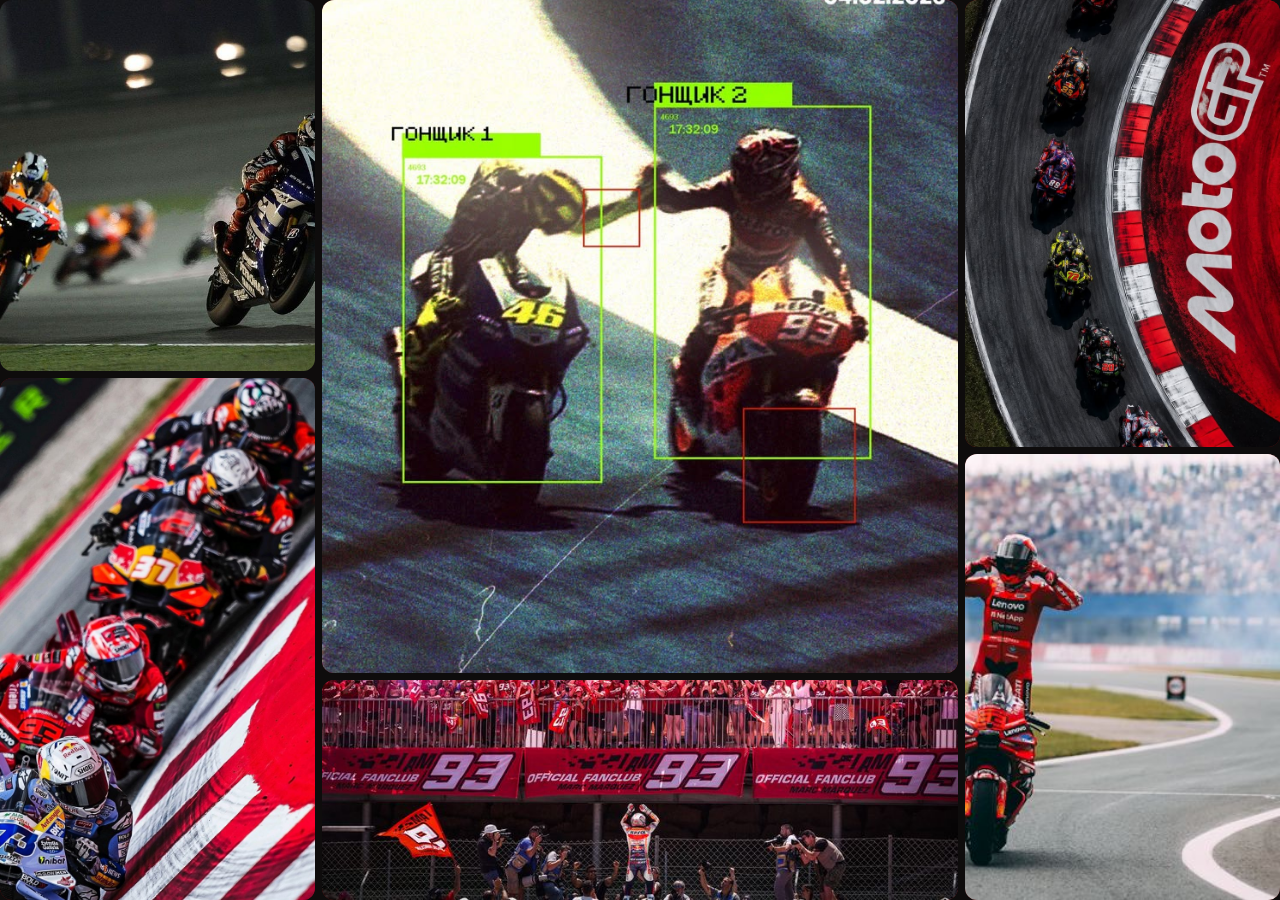
<file: index.html>
<!DOCTYPE html>
<html lang="en">
<head>
  <meta charset="UTF-8">
  <meta name="viewport" content="width=device-width, initial-scale=1.0">
  <title>Bento Layout</title>

  <link href="https://cdn.jsdelivr.net/npm/bootstrap@5.3.3/dist/css/bootstrap.min.css" rel="stylesheet">
  <link href="style.css" rel="stylesheet">
</head>
<body>

  <div class="bento">

    <div class="box box-1">
      <img src="images/gp1.jpg" alt="">
    </div>

    <div class="box box-2">
      <img src="images/gp2.jpg" alt="">
    </div>

    <div class="box box-3">
      <img src="images/gp3.jpg" alt="">
    </div>

    <div class="box box-4">
      <img src="images/gp4.jpg" alt="">
    </div>

    <div class="box box-5">
      <img src="images/gp5.jpg" alt="">
    </div>

    <div class="box box-6">
      <img src="images/gp6.jpg" alt="">
    </div>

  </div>

</body>
</html>
</file>
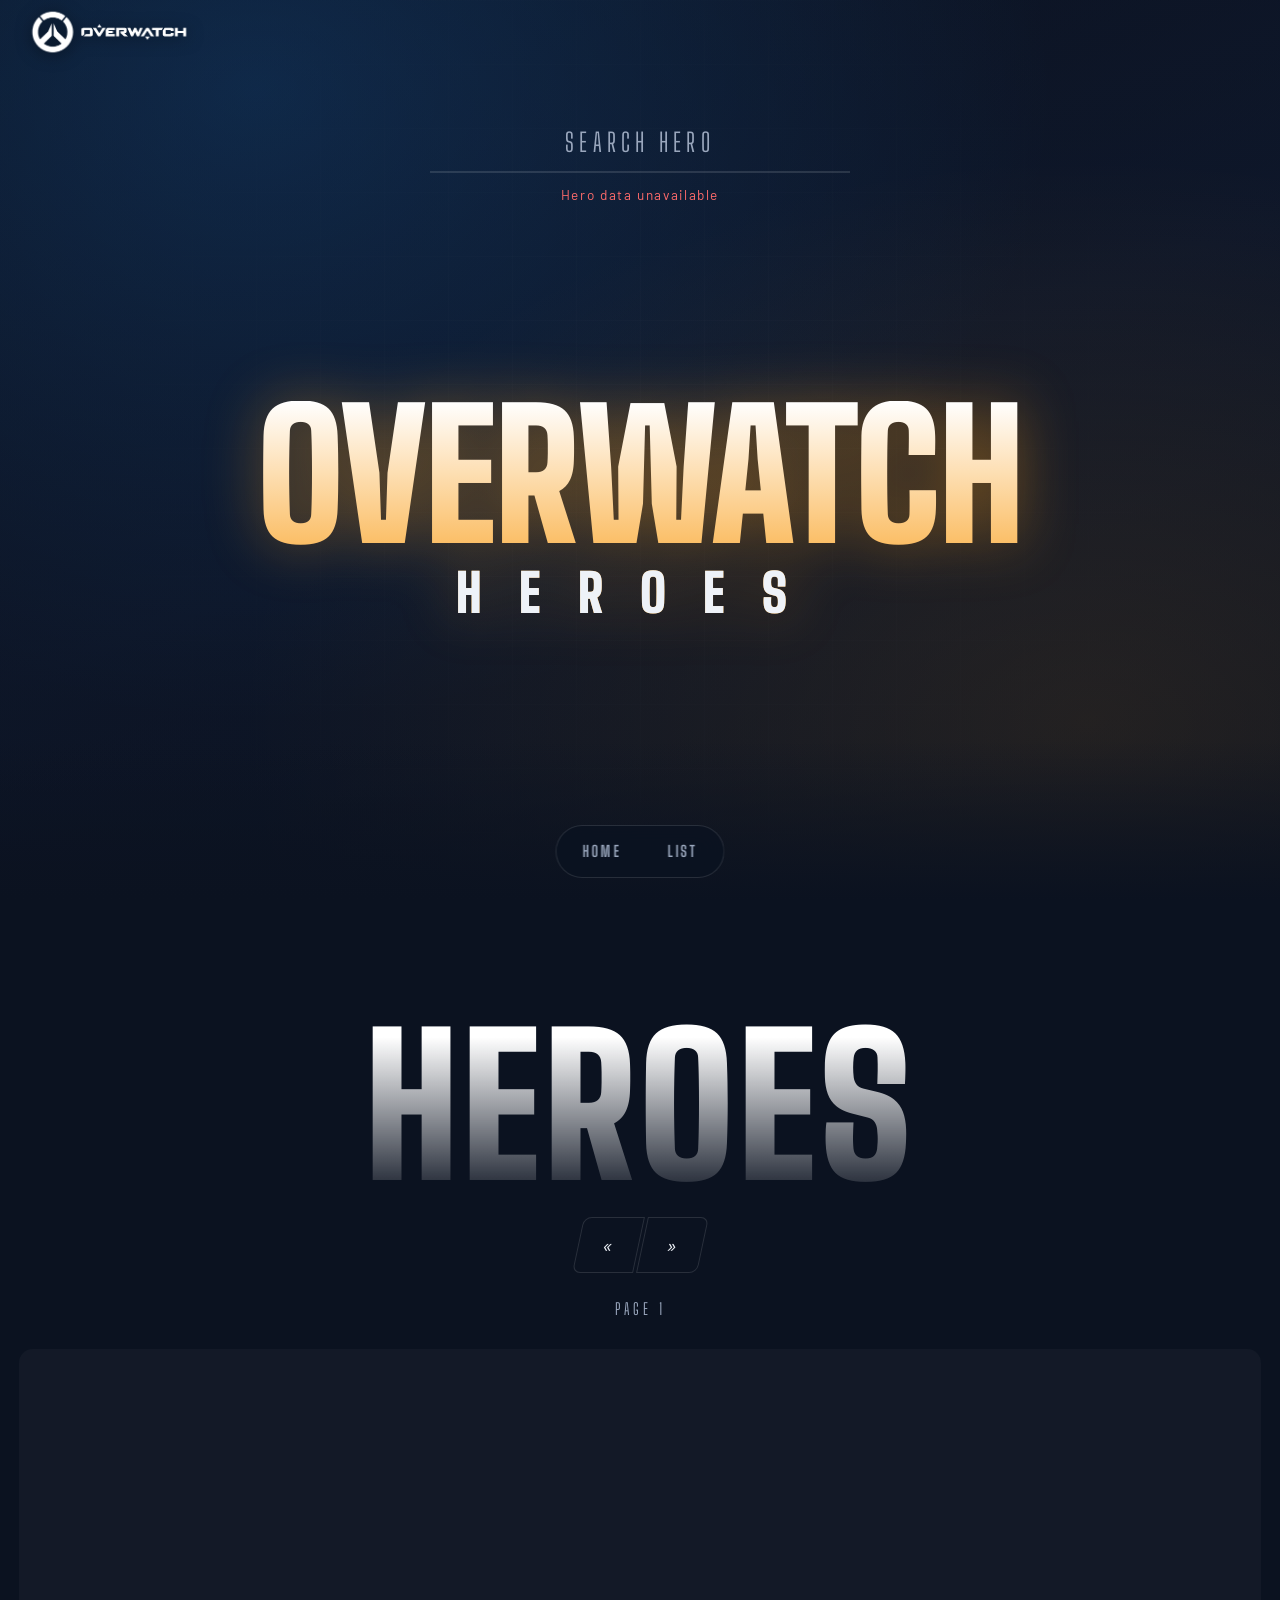
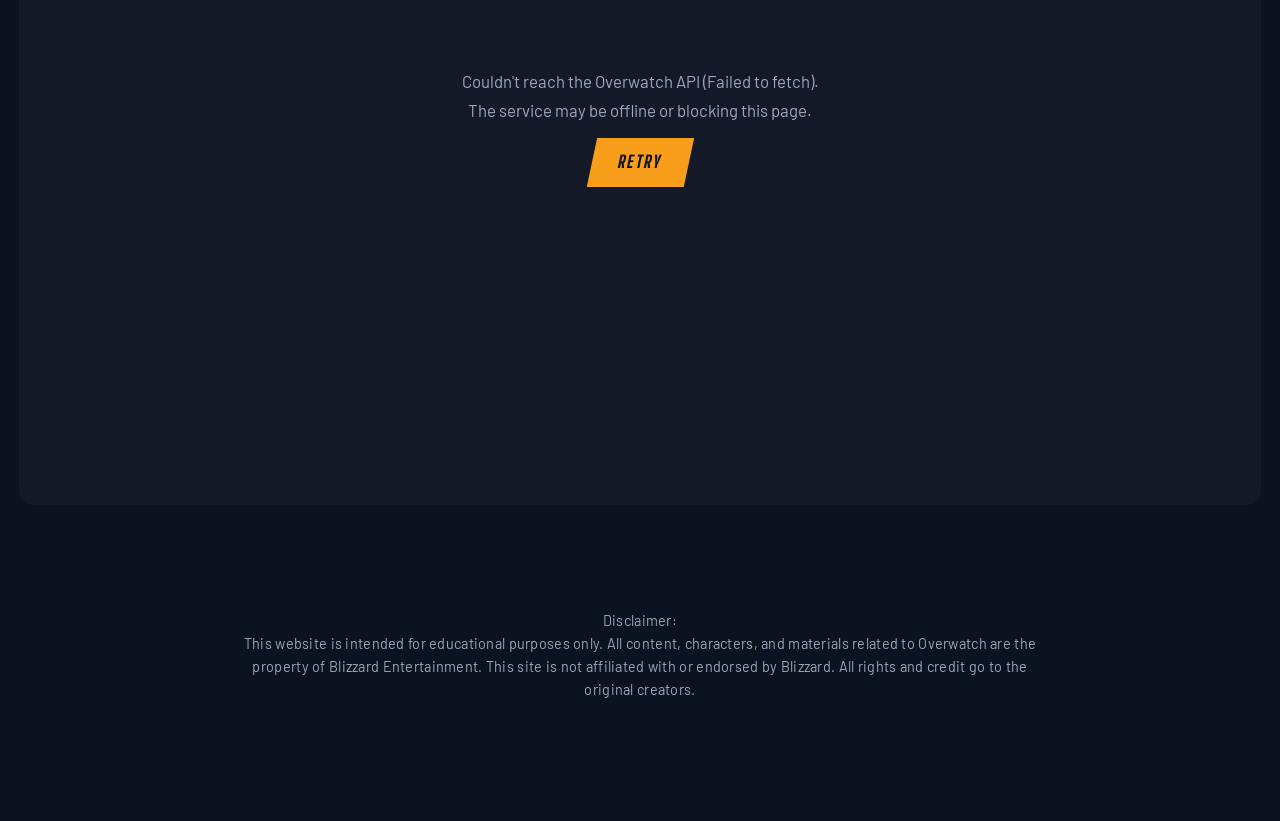
<file: API_DEV/index.html>
<!doctype html>
<html lang="en">

<head>
  <meta charset="utf-8">
  <meta name="viewport" content="width=device-width, initial-scale=1">
  <title>Overwatch Heroes</title>

  <link href="https://cdn.jsdelivr.net/npm/bootstrap@5.3.8/dist/css/bootstrap.min.css" rel="stylesheet">
  <link rel="preconnect" href="https://fonts.googleapis.com">
  <link rel="preconnect" href="https://fonts.gstatic.com" crossorigin>
  <link
    href="https://fonts.googleapis.com/css2?family=Barlow:wght@400;600&family=Big+Shoulders+Display:wght@700;800;900&display=swap"
    rel="stylesheet">
  <link rel="stylesheet" href="styles.css">
</head>

<body>

  <a href="#home" class="corner-logo" id="cornerLogo">
    <img src="assets/logo.png" alt="Overwatch">
  </a>

  <nav class="bottom-nav">
    <a href="#home" id="navHome">HOME</a>
    <a href="#gallery">LIST</a>
  </nav>

  <section class="section-bg" id="home">

    <video id="homeVideo" class="home-video" autoplay muted loop playsinline preload="auto">
      <source src="assets/landing.mp4" type="video/mp4">
    </video>
    <div class="home-video-shade"></div>

    <div class="fade-bottom"></div>
    <div class="home-inner">
      <input id="searchInput" class="search-line" placeholder="Search Hero" autocomplete="off">
      <div id="searchHint" class="search-hint">Press Enter to search</div>
      <div class="center-slot">
        <div id="landingLogo" class="landing-logo">Overwatch<small>Heroes</small></div>
        <div id="champCard" class="champ-card"></div>
      </div>
    </div>
  </section>

  <section id="gallery">
    <div class="wrap">
      <h2 class="gallery-title">HEROES</h2>

      <div class="pager">
        <ul class="pagination pagination-lg">
          <li class="page-item"><a class="page-link" onclick="prevHeroPage()"><span
                aria-hidden="true">&laquo;</span></a></li>
          <li class="page-item"><a class="page-link" onclick="nextHeroPage()"><span
                aria-hidden="true">&raquo;</span></a></li>
        </ul>
      </div>
      <p id="heroPageText">Page 1</p>
    </div>

    <div class="collage-container" id="heroListArea">
      <div class="state-msg">Loading heroes…</div>
    </div>
  </section>

  <footer class="wrap">
    <h5>
      Disclaimer: <br> This website is intended for educational purposes only. All content, characters,
      and materials related to Overwatch are the property of Blizzard Entertainment. This site
      is not affiliated with or endorsed by Blizzard. All rights and credit go to the original creators.
    </h5>
  </footer>

  <script>
    const API_BASE = "https://overfast-api.tekrop.fr";

    const input = document.getElementById("searchInput");
    const hint = document.getElementById("searchHint");
    const card = document.getElementById("champCard");
    const logo = document.getElementById("landingLogo");
    const listArea = document.getElementById("heroListArea");
    const pageText = document.getElementById("heroPageText");
    const homeSection = document.getElementById("home");
    const homeVideo = document.getElementById("homeVideo");

    let heroes = [];
    let isAnimating = false;
    let hasCard = false;
    let page = 1;
    let displayedHeroKey = null;
    let slideTimer = null;
    const heroDetailsCache = new Map();
    const perPage = 6;

    const esc = s => String(s ?? "").replace(/[&<>"']/g, ch =>
      ({ "&": "&amp;", "<": "&lt;", ">": "&gt;", '"': "&quot;", "'": "&#39;" }[ch]));

    // "Lúcio" -> "lucio", "D.Va" -> "dva", "Soldier: 76" -> "soldier76"
    const norm = s => String(s || "").normalize("NFD").replace(/[\u0300-\u036f]/g, "")
      .toLowerCase().replace(/[^a-z0-9]/g, "");

    function hueOf(name) {
      let h = 0;
      for (const ch of String(name)) h = (h * 31 + ch.charCodeAt(0)) % 360;
      return h;
    }

    function artStyle(name) {
      const h = hueOf(name);
      return `--c1:hsl(${h} 70% 38%);--c2:hsl(${(h + 50) % 360} 65% 14%)`;
    }

    function diffBars(n) {
      const d = Math.max(0, Math.min(3, parseInt(n, 10) || 0));
      return `<span class="diff">${[1, 2, 3].map(i => `<i class="${i <= d ? "on" : ""}"></i>`).join("")}</span>`;
    }

    const rankOf = h => String(h.tag ?? "").padStart(2, "0");
    const initialOf = h => esc((h.name || "?").trim().charAt(0).toUpperCase());

    function heroImg(h, cls) {
      if (!h.portrait) return "";
      return `<img class="${cls}" src="${esc(h.portrait)}" alt="${esc(h.name)}" loading="lazy"
        onload="this.parentElement.classList.add('has-img')" onerror="this.remove()">`;
    }

    function statsHTML(h) {
      const armor = h.armor ?? h.armour;
      const difficulty = h.difficulty == null
        ? ""
        : `<span class="stat"><b>DIFFICULTY</b> ${diffBars(h.difficulty)}</span>`;
      const stats = [
        ["HP", h.health], ["ARMOR", armor], ["SHIELD", h.shield],
        ["AGE", h.age], ["BASE", h.base_of_operations], ["AFFILIATION", h.affiliation]
      ].filter(([, v]) => v !== null && v !== undefined && v !== "" && v !== "0")
        .map(([k, v]) => `<span class="stat"><b>${k}</b> ${esc(v)}</span>`).join("");
      return `<div class="stat-row">
        ${difficulty}${stats}
      </div>`;
    }

    function tileHTML(h) {
      return `
        <div class="hero-tile">
          <div class="hero-art" style="${artStyle(h.name)}">
            ${heroImg(h, "hero-img")}
            <span class="tag">${rankOf(h)}</span>
            <span class="mono">${initialOf(h)}</span>
          </div>
          <div class="hero-info">
            <div class="hero-name">${esc(h.name)}</div>
          </div>
        </div>`;
    }

    function loadHeroDetails(hero) {
      if (heroDetailsCache.has(hero.key)) return heroDetailsCache.get(hero.key);

      const request = fetch(`${API_BASE}/heroes/${encodeURIComponent(hero.key)}`)
        .then(res => {
          if (!res.ok) throw new Error("HTTP " + res.status);
          return res.json();
        })
        .then(details => {
          const hitpoints = details.hitpoints || {};
          Object.assign(hero, {
            description: details.description || "",
            portrait: hero.portrait || details.portrait,
            age: details.age,
            health: hitpoints.health,
            armor: hitpoints.armor,
            shield: hitpoints.shields,
            base_of_operations: details.location,
            affiliation: details.role || hero.affiliation
          });
          return hero;
        })
        .catch(err => {
          heroDetailsCache.delete(hero.key);
          throw err;
        });

      heroDetailsCache.set(hero.key, request);
      return request;
    }

    function loadHeroes() {
      listArea.innerHTML = `<div class="state-msg">Loading heroes…</div>`;
      return fetch(`${API_BASE}/heroes`)
        .then(res => {
          if (!res.ok) throw new Error("HTTP " + res.status);
          return res.json();
        })
        .then(data => {
          if (!Array.isArray(data)) throw new Error("Invalid response");
          heroes = data.map((hero, index) => ({
            ...hero,
            tag: index + 1,
            affiliation: hero.role || "Hero"
          }));
          if (!heroes.length) throw new Error("Empty response");
          hint.textContent = "Press Enter to search";
          hint.classList.remove("error");
          renderPage();
        })
        .catch(err => {
          console.error(err);
          listArea.classList.remove("has-active");
          listArea.innerHTML = `
            <div class="state-msg">
              <div>
                Couldn't reach the Overwatch API (${esc(err.message)}).<br>
                The service may be offline or blocking this page.<br>
                <button onclick="loadHeroes()">RETRY</button>
              </div>
            </div>`;
          pageText.textContent = "Page 1";
          hint.textContent = "Hero data unavailable";
          hint.classList.add("error");
        });
    }

    window.addEventListener("load", () => logo.classList.add("fade-in"));

    input.addEventListener("keydown", e => {
      if (e.key !== "Enter" || isAnimating) return;

      const q = norm(input.value);
      if (!q) return;

      if (!heroes.length) {
        hint.textContent = "Hero data hasn't loaded";
        hint.classList.add("error");
        return;
      }

      const starts = heroes.filter(h => norm(h.name).startsWith(q));
      const hero = heroes.find(h => norm(h.name) === q) || (starts.length === 1 ? starts[0] : null);

      if (!hero) {
        hint.textContent = "No hero found";
        hint.classList.add("error");
        return;
      }

      hint.textContent = "Press Enter to search";
      hint.classList.remove("error");

      logo.classList.add("fade-out");

      homeSection.classList.add("searched");
      if (homeVideo) homeVideo.pause();
      card.style.display = "block";
      isAnimating = true;

      if (hasCard) {
        card.classList.remove("slide-in");
        card.classList.add("slide-out");
        slideTimer = setTimeout(() => showHero(hero), 450);
      } else {
        showHero(hero);
        hasCard = true;
      }
    });

    function showHero(h) {
      card.classList.remove("slide-out");
      void card.offsetWidth;

      card.innerHTML = `
        ${tileHTML(h)}
        <div class="hero-detail"><p>Loading hero details…</p></div>`;

      card.classList.add("slide-in");
      setTimeout(() => (isAnimating = false), 600);

      displayedHeroKey = h.key;
      loadHeroDetails(h).then(hero => {
        if (displayedHeroKey !== hero.key) return;
        const detail = card.querySelector(".hero-detail");
        detail.innerHTML = `<p>${esc(hero.description)}</p>${statsHTML(hero)}`;
      }).catch(err => {
        console.error(err);
        if (displayedHeroKey === h.key) {
          card.querySelector(".hero-detail").innerHTML = "<p>Hero details are temporarily unavailable.</p>";
        }
      });
    }

    function panelHTML(h, index) {
      const position = h.affiliation || "Hero";
      return `
        <div class="panel" role="button" tabindex="0" data-hero-key="${esc(h.key)}" style="${artStyle(h.name)};animation-delay:${index * 0.08}s">
          <span class="photo-placeholder">${initialOf(h)}</span>
          ${heroImg(h, "panel-img")}
          <div class="panel-bar">
            <span class="panel-rank">${rankOf(h)}</span>
            <div class="panel-vert">
              <h3>${esc(h.name)}</h3>
              <span>${esc(position)}</span>
            </div>
          </div>
          <div class="panel-details">
            <button class="close-btn" title="Close details">&times;</button>
            <span class="pbadge">#${rankOf(h)} · ${esc(position)}</span>
            <h3>${esc(h.name)}</h3>
            <p>${esc(h.description || "")}</p>
            ${statsHTML(h)}
          </div>
        </div>`;
    }

    function renderPage() {
      listArea.classList.remove("has-active");
      const start = (page - 1) * perPage;
      const pageHeroes = heroes.slice(start, start + perPage);
      const totalPages = Math.max(1, Math.ceil(heroes.length / perPage));

      listArea.innerHTML = pageHeroes.map(panelHTML).join("");
      pageText.innerText = `Page ${page} / ${totalPages}`;
    }

    function nextHeroPage() {
      if (page * perPage < heroes.length) { page++; renderPage(); }
    }
    function prevHeroPage() {
      if (page > 1) { page--; renderPage(); }
    }

    function activatePanel(panel) {
      const container = panel.closest(".collage-container");
      if (!container || panel.classList.contains("active")) return;

      const currentActive = container.querySelector(".panel.active");
      if (currentActive) currentActive.classList.remove("active");

      panel.classList.add("active");
      container.classList.add("has-active");

      const hero = heroes.find(item => item.key === panel.dataset.heroKey);
      if (!hero) return;
      const details = panel.querySelector(".panel-details");
      details.querySelector("p").textContent = "Loading hero details…";
      loadHeroDetails(hero).then(updatedHero => {
        if (!panel.isConnected || !panel.classList.contains("active")) return;
        details.querySelector("p").textContent = updatedHero.description || "";
        const stats = details.querySelector(".stat-row");
        if (stats) stats.outerHTML = statsHTML(updatedHero);
      }).catch(err => {
        console.error(err);
        if (panel.isConnected && panel.classList.contains("active")) {
          details.querySelector("p").textContent = "Hero details are temporarily unavailable.";
        }
      });
    }

    document.addEventListener("click", e => {
      const closeBtn = e.target.closest(".close-btn");
      const panel = e.target.closest(".panel");

      if (closeBtn) {
        e.stopPropagation();
        const activePanel = closeBtn.closest(".panel.active");
        const container = closeBtn.closest(".collage-container");
        if (activePanel && container) {
          activePanel.classList.remove("active");
          container.classList.remove("has-active");
        }
        return;
      }

      if (panel) activatePanel(panel);
    });

    document.addEventListener("keydown", e => {
      if ((e.key === "Enter" || e.key === " ") && e.target.classList && e.target.classList.contains("panel")) {
        e.preventDefault();
        activatePanel(e.target);
      }
    });

    function resetLanding() {
      clearTimeout(slideTimer);
      isAnimating = false;

      homeSection.classList.remove("searched");
      if (homeVideo) homeVideo.play().catch(() => { });

      card.classList.remove("slide-in", "slide-out");
      card.style.display = "none";
      card.innerHTML = "";
      hasCard = false;
      displayedHeroKey = null;
      logo.classList.remove("fade-out");

      input.value = "";
      hint.textContent = "Press Enter to search";
      hint.classList.remove("error");
    }
    document.getElementById("navHome").addEventListener("click", resetLanding);
    document.getElementById("cornerLogo").addEventListener("click", resetLanding);

    if (homeVideo && "IntersectionObserver" in window) {
      new IntersectionObserver(([entry]) => {
        if (entry.isIntersecting && !homeSection.classList.contains("searched")) homeVideo.play().catch(() => { });
        else homeVideo.pause();
      }, { threshold: 0.1 }).observe(homeSection);
    }

    loadHeroes();
  </script>
</body>

</html>
</file>
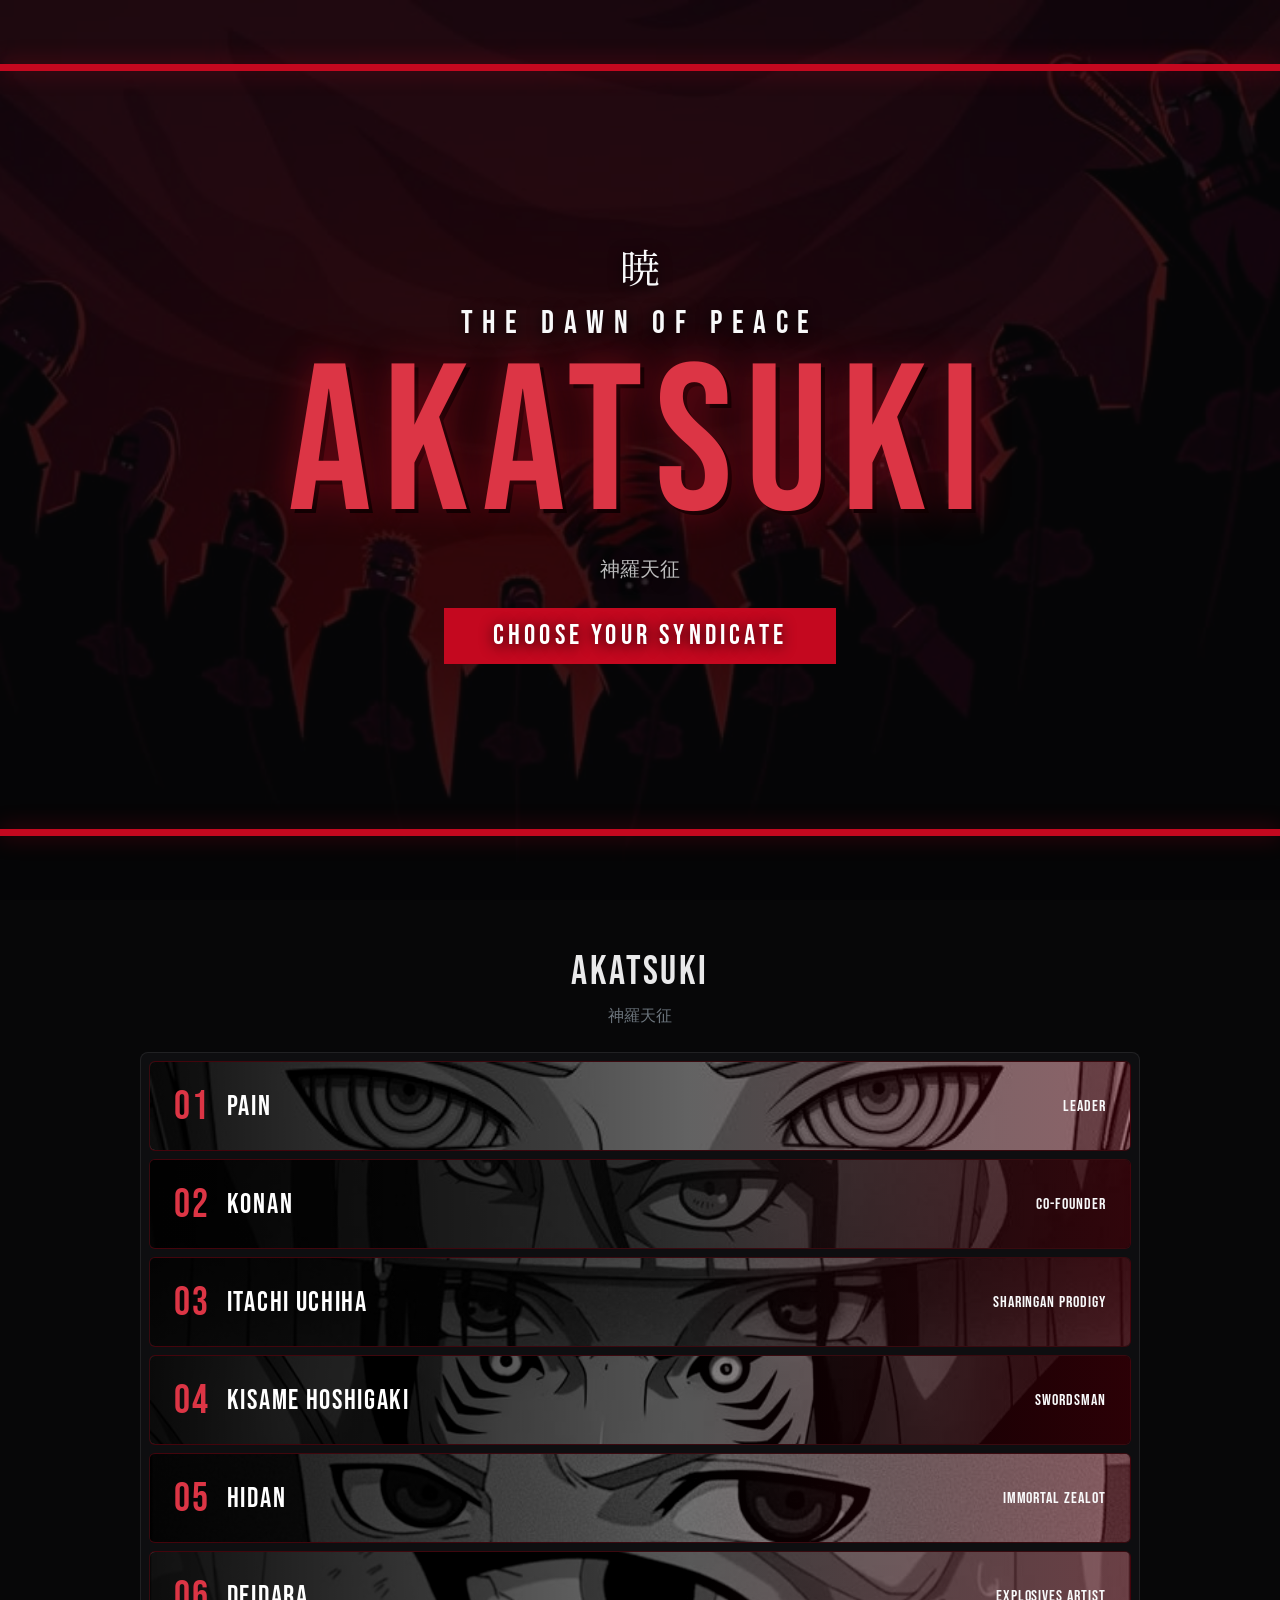
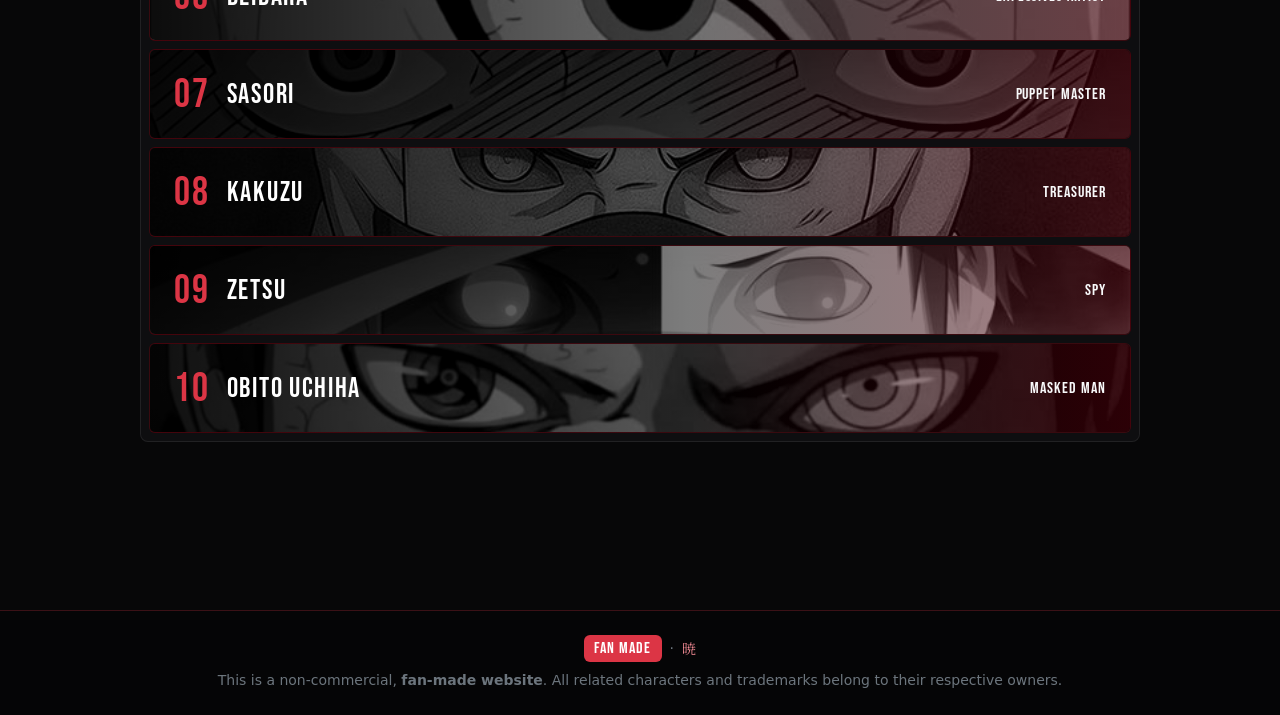
<file: JSON/index.html>
<!doctype html>
<html lang="en" data-bs-theme="dark">
  <head>
    <title>Akatsuki</title>
    <meta charset="utf-8" />
    <meta name="viewport" content="width=device-width, initial-scale=1" />
    <link rel="preconnect" href="https://fonts.googleapis.com" />
    <link rel="preconnect" href="https://fonts.gstatic.com" crossorigin />
    <link
      href="https://fonts.googleapis.com/css2?family=Bebas+Neue&family=Teko:wght@600;700&family=Noto+Serif+JP:wght@700&display=swap"
      rel="stylesheet"
    />
    <link
      href="https://cdn.jsdelivr.net/npm/bootstrap@5.3.8/dist/css/bootstrap.min.css"
      rel="stylesheet"
      crossorigin="anonymous"
    />
    <link rel="stylesheet" href="style.css" />
  </head>

  <body>
    <section class="hero-parallax">
      <div
        class="hero-overlay d-flex flex-column justify-content-center align-items-center text-center p-3"
      >
        <div class="hero-line hero-line-top"></div>
        <div class="hero-line hero-line-bottom"></div>

        <div class="title-card p-3">
          <div class="kanji-font text-light fs-1 mb-1">暁</div>
          <div
            class="sports-font text-uppercase text-light tracking-wide fs-2 mb-0"
          >
            The Dawn of Peace
          </div>
          <h1 class="title-main sports-font text-danger mb-2">AKATSUKI</h1>
          <p class="text-light text-opacity-75 text-uppercase fs-5 mb-4">
            神羅天征
          </p>
          <a href="#teams-root" class="btn btn-danger sports-font fs-3 px-5">
            CHOOSE YOUR SYNDICATE
          </a>
        </div>
      </div>
    </section>

    <main class="container py-5">
      <div id="teams-root"></div>
    </main>

    <footer
      class="site-footer border-top border-danger border-opacity-25 py-4 mt-5"
    >
      <div class="container text-center">
        <div
          class="d-flex justify-content-center align-items-center gap-2 mb-2"
        >
          <span class="badge text-bg-danger sports-font fs-6">FAN MADE</span>
          <span class="text-secondary small">·</span>
          <span class="kanji-font text-danger-emphasis small">暁</span>
        </div>
        <p class="small text-secondary mb-0">
          This is a non-commercial, <strong>fan-made website</strong>. All
          related characters and trademarks belong to their respective owners.
        </p>
      </div>
    </footer>

    <script
      src="https://cdn.jsdelivr.net/npm/bootstrap@5.3.8/dist/js/bootstrap.bundle.min.js"
      crossorigin="anonymous"
    ></script>

    <script>
      const akatsukiData = [
        {
          teamName: "Akatsuki",
          tagline: "神羅天征",
          themeBadge: "danger",
          members: [
            {
              id: 1,
              name: "Pain",
              village_name: "雨隠れの里",
              rank: "01",
              position: "Leader",
              image: "img/pain.jpg",
              desc: "The leader of Akatsuki, who commands the group through the Six Paths of Pain.",
            },
            {
              id: 2,
              name: "Konan",
              village_name: "雨隠れの里",
              rank: "02",
              position: "Co-Founder",
              image: "img/Konan.jpg",
              desc: "Pain's loyal partner and the paper-wielding angel of the organization.",
            },
            {
              id: 3,
              name: "Itachi Uchiha",
              village_name: "木ノ葉隠れの里",
              rank: "03",
              position: "Sharingan Prodigy",
              image: "img/itachi.jpg",
              desc: "A genius of the Uchiha clan who carried a heavy secret behind his calm eyes.",
            },
            {
              id: 4,
              name: "Kisame Hoshigaki",
              village_name: "霧隠れの里",
              rank: "04",
              position: "Swordsman",
              image: "img/kisame.jpg",
              desc: "A shark-like swordsman with enormous chakra and Itachi's longtime partner.",
            },
            {
              id: 5,
              name: "Hidan",
              village_name: "湯隠れの里",
              rank: "05",
              position: "Immortal Zealot",
              image: "img/hidan.jpg",
              desc: "A foul-mouthed devotee of Jashin who cannot be killed by ordinary means.",
            },
            {
              id: 6,
              name: "Deidara",
              village_name: "岩隠れの里",
              rank: "06",
              position: "Explosives Artist",
              image: "img/deidara.jpg",
              desc: "A bomber who believes true art is a fleeting, explosive moment.",
            },
            {
              id: 7,
              name: "Sasori",
              village_name: "砂隠れの里",
              rank: "07",
              position: "Puppet Master",
              image: "img/sasori.jpg",
              desc: "A master puppeteer who turned himself into a living puppet to preserve his art.",
            },
            {
              id: 8,
              name: "Kakuzu",
              village_name: "滝隠れの里",
              rank: "08",
              position: "Treasurer",
              image: "img/kakuzu.jpg",
              desc: "A greedy, long-lived treasurer who keeps extra hearts stitched into his body.",
            },
            {
              id: 9,
              name: "Zetsu",
              village_name: "なし",
              rank: "09",
              position: "Spy",
              image: "img/zetsu.jpg",
              desc: "A plant-like spy who can blend into the earth and gather information unseen.",
            },
            {
              id: 10,
              name: "Obito Uchiha",
              village_name: "木ノ葉隠れの里",
              rank: "10",
              position: "Masked Man",
              image: "img/obito.jpg",
              desc: "The masked figure pulling the strings from behind the organization.",
            },
          ],
        },
      ];

      const teamsRoot = document.getElementById("teams-root");
      const teamsToRender = akatsukiData.slice(0, 5);

      let fullHTML = "";

      for (let t = 0; t < teamsToRender.length; t++) {
        const team = teamsToRender[t];
        const panelMembers = team.members.slice(0, 10);

        fullHTML += `
          <section class="team-section mb-5 pb-4">
            <div class="d-flex justify-content-center mb-2">
              <h2 class="sports-font display-6 mb-0">${team.teamName}</h2>
            </div>
            <p class="text-secondary text-center mb-4">${team.tagline}</p>

            <div class="collage-container mx-auto d-flex flex-column gap-2 p-2 rounded-3" id="gallery-${t}">
        `;

        for (let p = 0; p < panelMembers.length; p++) {
          const m = panelMembers[p];
          fullHTML += `
            <div class="panel position-relative overflow-hidden rounded-2">
              <span class="photo-placeholder sports-font text-danger text-opacity-50 d-flex justify-content-center align-items-center h-100">PHOTO ${m.rank}</span>
              <img src="${m.image}" alt="${m.name}" loading="lazy" onerror="this.remove()" />
              <div class="panel-bar d-flex align-items-center gap-3 px-4">
                <span class="sports-font text-danger fs-1">${m.rank}</span>
                <h3 class="sports-font mb-0 text-white">${m.name}</h3>
                <span class="sports-font text-uppercase text-light-emphasis ms-auto">${m.position}</span>
              </div>
              <div class="panel-details">
                <button class="close-btn" title="Close details">&times;</button>
                <div class="mb-2">
                  <span class="badge text-bg-${team.themeBadge}">#${m.rank} · ${m.position}</span>
                </div>
                <h3 class="sports-font mb-0 text-white">${m.name}</h3>
                <h5 class="kanji-font text-danger-emphasis mb-2">${m.village_name}</h5>
                <p class="small text-light-emphasis mb-0">${m.desc}</p>
              </div>
            </div>
          `;
        }

        fullHTML += `</div></section>`;
      }

      teamsRoot.innerHTML = fullHTML;

      document.addEventListener("click", (e) => {
        const closeBtn = e.target.closest(".close-btn");
        const panel = e.target.closest(".panel");

        if (closeBtn) {
          e.stopPropagation();
          const activePanel = closeBtn.closest(".panel.active");
          const container = closeBtn.closest(".collage-container");
          if (activePanel && container) {
            activePanel.classList.remove("active");
            container.classList.remove("has-active");
          }
          return;
        }

        if (panel) {
          const container = panel.closest(".collage-container");
          if (!container) return;

          if (panel.classList.contains("active")) return;
          const currentActive = container.querySelector(".panel.active");
          if (currentActive) {
            currentActive.classList.remove("active");
          }

          panel.classList.add("active");
          container.classList.add("has-active");
        }
      });
    </script>
  </body>
</html>
</file>
<file: style.css>
body {
  background-color: #0e0c0c;
}

.bento {
  display: grid;
  grid-template-columns: repeat(12, 1fr);
  grid-template-rows: repeat(12, 1fr);
  gap: 7px;
  height: 100vh;
  padding: 10 px;
}

.box {
  background-color: #6d0f0f;
  border-radius: 12px;
  overflow: hidden;
}

.box img {
  width: 100%;
  height: 100%;
  object-fit: cover;
}

.box-1 { grid-column: 1 / 4;   grid-row: 1 / 6; }
.box-2 { grid-column: 1 / 4;   grid-row: 6 / 13; }

.box-5 { grid-column: 4 / 10;  grid-row: 1 / 10; }
.box-6 { grid-column: 4 / 10;  grid-row: 10 / 13; }

.box-4 { grid-column: 10 / 13; grid-row: 1 / 7; }
.box-3 { grid-column: 10 / 13; grid-row: 7 / 13; }

.box-1 img { object-position: center; }
.box-2 img { object-position: top left; }
.box-3 img { object-position: right; }
.box-4 img { object-position: right; }
.box-5 img { object-position: center; }
.box-6 img { object-position: bottom; }
</file>
<file: API_DEV/styles.css>
:root {
  --ow-orange: #f99e1a;
  --ow-blue: #218ffe;
  --ow-bg: #0b1220;
  --ow-bg-2: #121b2e;
  --ow-line: rgba(255, 255, 255, 0.12);
  --ow-text: #eef2f8;
  --ow-muted: #9aa7bd;
  --display: "Big Shoulders Display", "Barlow Condensed", Impact, sans-serif;
  --body: "Barlow", system-ui, sans-serif;
}

* {
  box-sizing: border-box;
}

html {
  scroll-behavior: smooth;
}

body {
  margin: 0;
  background: var(--ow-bg);
  color: var(--ow-text);
  font-family: var(--body);
  overflow-x: hidden;
}

h2,
h3,
h5 {
  font-family: var(--display);
  letter-spacing: 0.02em;
}

.wrap {
  width: min(1100px, 94vw);
  margin: 0 auto;
}

.corner-logo {
  position: fixed;
  top: 0;
  left: 20px;
  z-index: 2000;
  display: block;
}

.corner-logo img {
  display: block;
  width: clamp(120px, 14vw, 200px);
  height: auto;
  filter: brightness(0) invert(1) drop-shadow(0 2px 8px rgba(0, 0, 0, 0.5));
}

.bottom-nav {
  position: fixed;
  left: 50%;
  bottom: 22px;
  transform: translateX(-50%);
  z-index: 2000;
  display: flex;
  gap: 6px;
  padding: 6px;
  background: rgba(11, 18, 32, 0.72);
  backdrop-filter: blur(14px);
  border: 1px solid var(--ow-line);
  border-radius: 999px;
}

.bottom-nav a {
  color: var(--ow-muted);
  text-decoration: none;
  font-family: var(--display);
  font-weight: 700;
  letter-spacing: 0.18em;
  font-size: 0.95rem;
  padding: 8px clamp(12px, 3vw, 20px);
  border-radius: 999px;
  transition: all 0.25s ease;
}

.bottom-nav a:hover {
  color: #101624;
  background: var(--ow-orange);
}

.section-bg {
  position: relative;
  min-height: 100vh;
  display: flex;
  align-items: center;
  justify-content: center;
  background:
    radial-gradient(ellipse at 20% 10%, rgba(33, 143, 254, 0.28), transparent 55%),
    radial-gradient(ellipse at 85% 80%, rgba(249, 158, 26, 0.22), transparent 55%),
    linear-gradient(160deg, #0b1220 0%, #101a30 50%, #0b1220 100%);
}

.section-bg::before {
  content: "";
  position: absolute;
  inset: 0;
  background-image:
    linear-gradient(var(--ow-line) 1px, transparent 1px),
    linear-gradient(90deg, var(--ow-line) 1px, transparent 1px);
  background-size: 64px 64px;
  opacity: 0.18;
  -webkit-mask-image: radial-gradient(circle at center, #000 20%, transparent 75%);
  mask-image: radial-gradient(circle at center, #000 20%, transparent 75%);
  pointer-events: none;
}

.fade-top,
.fade-bottom {
  position: absolute;
  left: 0;
  right: 0;
  height: 160px;
  pointer-events: none;
  z-index: 5;
}

.fade-top {
  top: 0;
  background: linear-gradient(var(--ow-bg), transparent);
}

.fade-bottom {
  bottom: 0;
  background: linear-gradient(transparent, var(--ow-bg));
}

.home-inner {
  position: relative;
  z-index: 10;
  width: 100%;
  text-align: center;
}

.search-line {
  width: min(420px, 80vw);
  background: transparent;
  border: 0;
  border-bottom: 2px solid var(--ow-line);
  color: var(--ow-text);
  text-align: center;
  font-family: var(--display);
  font-size: 1.6rem;
  letter-spacing: 0.2em;
  text-transform: uppercase;
  padding: 10px 0;
  outline: none;
  position: relative;
  z-index: 20;
  transition: border-color 0.3s ease;
}

.search-line::placeholder {
  color: var(--ow-muted);
}

.search-line:focus {
  border-color: var(--ow-orange);
}

.search-hint {
  position: relative;
  z-index: 20;
  color: var(--ow-muted);
  font-size: 0.85rem;
  letter-spacing: 0.12em;
  min-height: 1.4em;
  margin: 12px 0 24px;
}

.search-hint.error {
  color: #ff6b6b;
}

.center-slot {
  position: relative;
  width: min(420px, 86vw);
  min-height: min(560px, 62vh);
  margin: 0 auto;
  display: grid;
  place-items: center;
}

.landing-logo {
  position: absolute;
  font-family: var(--display);
  font-weight: 900;
  font-size: clamp(4rem, 16vw, 11rem);
  line-height: 0.85;
  letter-spacing: -0.01em;
  text-transform: uppercase;
  background: linear-gradient(180deg, #fff 0%, var(--ow-orange) 100%);
  -webkit-background-clip: text;
  background-clip: text;
  color: transparent;
  filter: drop-shadow(0 0 28px rgba(249, 158, 26, 0.4));
  opacity: 0;
  transition: opacity 0.5s ease, transform 0.5s ease;
}

.landing-logo small {
  display: block;
  font-size: 0.3em;
  letter-spacing: 0.7em;
  margin-top: 0.4em;
  -webkit-text-fill-color: var(--ow-text);
}

.landing-logo.fade-in {
  opacity: 1;
}

.landing-logo.fade-out {
  opacity: 0;
  transform: scale(0.9);
  pointer-events: none;
}

.champ-card {
  display: none;
  width: 100%;
  opacity: 0;
  transform: translateX(80px);
}

.champ-card.slide-in {
  animation: slideIn 0.6s ease forwards;
}

.champ-card.slide-out {
  animation: slideOut 0.45s ease forwards;
}

@keyframes slideIn {
  from {
    opacity: 0;
    transform: translateX(80px);
  }

  to {
    opacity: 1;
    transform: none;
  }
}

@keyframes slideOut {
  from {
    opacity: 1;
    transform: none;
  }

  to {
    opacity: 0;
    transform: translateX(-80px);
  }
}

.hero-tile {
  position: relative;
  overflow: hidden;
  border: 1px solid var(--ow-line);
  border-radius: 6px;
  background: var(--ow-bg-2);
  clip-path: polygon(0 0, 100% 0, 100% calc(100% - 22px), calc(100% - 22px) 100%, 0 100%);
}

.hero-art {
  position: relative;
  aspect-ratio: 3 / 4;
  display: grid;
  place-items: center;
  background: linear-gradient(155deg, var(--c1), var(--c2));
  overflow: hidden;
}

.hero-art::after {
  content: "";
  position: absolute;
  inset: 0;
  background: repeating-linear-gradient(115deg, rgba(255, 255, 255, 0.05) 0 2px, transparent 2px 18px);
}

.hero-art .mono {
  position: relative;
  z-index: 1;
  font-family: var(--display);
  font-weight: 900;
  font-size: clamp(5rem, 14vw, 9rem);
  color: rgba(255, 255, 255, 0.92);
  text-shadow: 0 6px 30px rgba(0, 0, 0, 0.35);
}

.hero-art .tag {
  position: absolute;
  top: 12px;
  left: 14px;
  z-index: 1;
  font-family: var(--display);
  font-weight: 700;
  letter-spacing: 0.2em;
  font-size: 0.85rem;
  color: rgba(255, 255, 255, 0.75);
}

.hero-info {
  position: absolute;
  left: 0;
  right: 0;
  bottom: 0;
  padding: 60px 18px 18px;
  background: linear-gradient(transparent, rgba(8, 12, 22, 0.95) 70%);
  text-align: left;
}

.hero-name {
  font-family: var(--display);
  font-weight: 900;
  font-size: 2.2rem;
  line-height: 1;
  text-transform: uppercase;
  letter-spacing: 0.04em;
}

.hero-real {
  color: var(--ow-orange);
  font-size: 0.9rem;
  letter-spacing: 0.08em;
  margin-top: 4px;
}

.hero-detail {
  margin-top: 14px;
  padding: 14px 16px;
  text-align: left;
  border: 1px solid var(--ow-line);
  background: rgba(18, 27, 46, 0.8);
  font-size: 0.92rem;
  color: var(--ow-muted);
}

.hero-detail p {
  margin: 0 0 10px;
  color: var(--ow-text);
}

.stat-row {
  display: flex;
  flex-wrap: wrap;
  gap: 6px 14px;
}

.stat b {
  color: var(--ow-orange);
  font-family: var(--display);
  letter-spacing: 0.08em;
}

.diff {
  display: inline-flex;
  gap: 3px;
  vertical-align: middle;
}

.diff i {
  width: 10px;
  height: 10px;
  transform: skewX(-20deg);
  background: rgba(255, 255, 255, 0.18);
}

.diff i.on {
  background: var(--ow-orange);
}

#gallery {
  background: var(--ow-bg);
  padding: 120px 0 80px;
  text-align: center;
}

.gallery-title {
  font-weight: 900;
  font-size: clamp(4rem, 15vw, 13rem);
  line-height: 0.9;
  margin: 0 0 24px;
  text-transform: uppercase;
  background: linear-gradient(180deg, #fff 10%, rgba(255, 255, 255, 0.08));
  -webkit-background-clip: text;
  background-clip: text;
  color: transparent;
}

.pager {
  display: flex;
  justify-content: center;
}

.pagination .page-link {
  background: transparent;
  color: var(--ow-text);
  border: 1px solid var(--ow-line);
  cursor: pointer;
  margin: 0 4px;
  border-radius: 0;
  transform: skewX(-12deg);
  transition: all 0.2s ease;
}

.pagination .page-link:hover {
  background: var(--ow-orange);
  color: #101624;
  border-color: var(--ow-orange);
}

#heroPageText {
  margin: 8px 0 28px;
  color: var(--ow-muted);
  letter-spacing: 0.25em;
  text-transform: uppercase;
  font-family: var(--display);
}

.collage-container {
  display: flex;
  flex-direction: row;
  justify-content: space-between;
  gap: 14px;
  width: min(1800px, 97vw);
  height: clamp(560px, 84vh, 880px);
  margin: 0 auto;
  padding: 8px;
  border-radius: 14px;
  background: rgba(255, 255, 255, 0.03);
}

.panel {
  position: relative;
  flex: 1 1 0;
  min-width: 0;
  overflow: hidden;
  border-radius: 10px;
  border: 1px solid var(--ow-line);
  background: linear-gradient(165deg, var(--c1), var(--c2));
  cursor: pointer;
  text-align: left;
  opacity: 0;
  animation: panelUp 0.55s ease forwards;
  transition: flex-grow 0.6s cubic-bezier(0.2, 0.8, 0.2, 1), filter 0.4s ease, border-color 0.3s ease;
}

.panel:hover {
  border-color: var(--ow-orange);
}

.panel:focus-visible {
  outline: 2px solid var(--ow-orange);
  outline-offset: 2px;
}

@keyframes panelUp {
  from {
    opacity: 0;
    transform: translateY(24px);
  }

  to {
    opacity: 1;
    transform: none;
  }
}

.collage-container.has-active .panel {
  filter: brightness(0.70);
}

.collage-container.has-active .panel.active {
  flex-grow: 5;
  filter: none;
  cursor: default;
  border-color: var(--ow-orange);
}

.panel::after {
  content: "";
  position: absolute;
  inset: 0;
  background: repeating-linear-gradient(115deg, rgba(255, 255, 255, 0.05) 0 2px, transparent 2px 18px);
  pointer-events: none;
}

.photo-placeholder {
  position: absolute;
  inset: 0;
  display: flex;
  align-items: center;
  justify-content: center;
  font-family: var(--display);
  font-weight: 900;
  font-size: clamp(5rem, 14vw, 11rem);
  color: rgba(255, 255, 255, 0.85);
  text-shadow: 0 6px 30px rgba(0, 0, 0, 0.35);
  pointer-events: none;
}

.panel-bar {
  position: absolute;
  inset: 0;
  z-index: 2;
  display: flex;
  flex-direction: column;
  align-items: center;
  justify-content: space-between;
  padding: 18px 0 20px;
  background: linear-gradient(transparent 62%, rgba(8, 12, 22, 0.78));
  transition: opacity 0.3s ease;
}

.panel-rank {
  font-family: var(--display);
  font-weight: 900;
  font-size: 2rem;
  line-height: 1;
  color: var(--ow-orange);
}

.panel-vert {
  display: flex;
  flex-direction: row;
  align-items: center;
  gap: 14px;
  writing-mode: vertical-rl;
  transform: rotate(180deg);
}

.panel-vert h3 {
  margin: 0;
  font-weight: 900;
  font-size: clamp(1.4rem, 3.4vw, 2.4rem);
  letter-spacing: 0.08em;
  text-transform: uppercase;
  color: #fff;
  white-space: nowrap;
}

.panel-vert span {
  font-family: var(--display);
  font-weight: 700;
  letter-spacing: 0.2em;
  text-transform: uppercase;
  font-size: 0.85rem;
  color: var(--ow-muted);
  white-space: nowrap;
}

.panel.active .panel-bar {
  opacity: 0;
  pointer-events: none;
}

.panel-details {
  position: absolute;
  inset: 0;
  z-index: 3;
  width: max(100%, 280px);
  padding: 24px 22px;
  display: flex;
  flex-direction: column;
  justify-content: flex-end;
  overflow-y: auto;
  background: linear-gradient(transparent 52%, rgba(8, 12, 22, 0.9) 88%);
  opacity: 0;
  transform: translateY(14px);
  pointer-events: none;
  transition: opacity 0.35s ease, transform 0.35s ease;
}

.panel.active .panel-details {
  opacity: 1;
  transform: none;
  pointer-events: auto;
  transition-delay: 0.3s;
}

.panel-details .pbadge {
  align-self: flex-start;
  background: var(--ow-orange);
  color: #101624;
  font-family: var(--display);
  font-weight: 800;
  letter-spacing: 0.12em;
  font-size: 0.85rem;
  padding: 3px 10px;
  margin-bottom: 10px;
}

.panel-details h3 {
  margin: 0;
  font-weight: 900;
  font-size: 2.4rem;
  line-height: 1;
  text-transform: uppercase;
  color: #fff;
}

.panel-details h5 {
  margin: 4px 0 12px;
  color: var(--ow-orange);
  font-size: 1.05rem;
  letter-spacing: 0.08em;
}

.panel-details p {
  margin: 0 0 12px;
  font-size: 0.92rem;
  line-height: 1.55;
  color: var(--ow-text);
}

.close-btn {
  position: absolute;
  top: 12px;
  right: 12px;
  width: 34px;
  height: 34px;
  border: 1px solid var(--ow-line);
  border-radius: 50%;
  background: rgba(8, 12, 22, 0.7);
  color: #fff;
  font-size: 1.3rem;
  line-height: 1;
  cursor: pointer;
  transition: all 0.2s ease;
}

.close-btn:hover {
  background: var(--ow-orange);
  color: #101624;
}

.state-msg {
  flex: 1;
  display: grid;
  place-items: center;
  text-align: center;
  padding: 40px 20px;
  color: var(--ow-muted);
  font-size: 1.05rem;
  line-height: 1.7;
}

.state-msg button {
  margin-top: 14px;
  background: var(--ow-orange);
  color: #101624;
  border: 0;
  padding: 10px 26px;
  font-family: var(--display);
  font-weight: 800;
  letter-spacing: 0.15em;
  transform: skewX(-12deg);
}

footer {
  text-align: center;
  margin-top: 3rem;
}

footer h5 {
  max-width: 800px;
  margin: 1.5rem auto 120px;
  color: var(--ow-muted);
  font-family: var(--body);
  font-size: 0.9rem;
  line-height: 1.6;
  font-weight: 400;
}

.hero-img {
  position: absolute;
  inset: 0;
  width: 100%;
  height: 100%;
  object-fit: cover;
  object-position: center top;
  z-index: 0;
}

.hero-art.has-img .mono {
  display: none;
}

.panel-img {
  position: absolute;
  inset: 0;
  width: 100%;
  height: 100%;
  object-fit: cover;
  object-position: center 15%;
  z-index: 1;
  pointer-events: none;
}

.panel.has-img .photo-placeholder {
  display: none;
}

.home-video {
  position: absolute;
  inset: 0;
  width: 100%;
  height: 100%;
  object-fit: cover;
  z-index: 0;
  transition: opacity 0.8s ease;
}

.home-video-shade {
  position: absolute;
  inset: 0;
  z-index: 1;
  pointer-events: none;
  background: linear-gradient(rgba(11, 18, 32, 0.35), rgba(11, 18, 32, 0.6));
  transition: opacity 0.8s ease;
}

#home.searched .home-video,
#home.searched .home-video-shade {
  opacity: 0;
}
</file>
<file: JSON/style.css>
:root {
  --red: #c4081f;
  --red-glow: rgba(196, 8, 31, 0.45);
  --panel-h: 90px;
  --panel-open-h: 420px;
}

body {
  background: #070708;
  color: #e9e9ea;
}

.sports-font {
  font-family: "Bebas Neue", sans-serif;
  letter-spacing: 0.06em;
  font-weight: 400;
}

.kanji-font {
  font-family: "Noto Serif JP", serif;
}

.tracking-wide {
  letter-spacing: 0.3em;
}

.hero-parallax::before {
  content: "";
  position: absolute;
  inset: 0;
  background-image: url("img/akatbg.jpg");
  background-size: cover;
  background-position: center;
  background-attachment: fixed;
  opacity: .20; 
}

.hero-overlay {
  position: relative;
  z-index: 1;
  min-height: 100vh;
}

.hero-line {
  position: absolute;
  left: 0;
  right: 0;
  height: 7px;
  background: var(--red);
  box-shadow: 0 0 22px var(--red-glow);
}
.hero-line-top {
  top: 64px;
}
.hero-line-bottom {
  bottom: 64px;
}


.title-card {
  position: relative;
  width: 90%;
  max-width: 1000px;
  text-shadow: 0 2px 14px rgba(0, 0, 0, 0.9);
}

.title-main {
  font-size: clamp(5rem, 22vw, 13rem);
  line-height: 0.95;
  text-shadow:
    0 0 36px var(--red-glow),
    4px 4px 0 #000;
}

.btn-danger {
  --bs-btn-bg: var(--red);
  --bs-btn-border-color: var(--red);
  --bs-btn-hover-bg: transparent;
  --bs-btn-hover-color: var(--red);
  --bs-btn-hover-border-color: var(--red);
  letter-spacing: 0.15em;
  border-radius: 0;
}

.collage-container {
  max-width: 1000px;
  background: #0e0e10;
  border: 1px solid rgba(255, 255, 255, 0.08);
}

.panel {
  height: var(--panel-h);
  cursor: pointer;
  border: 1px solid rgba(196, 8, 31, 0.25);
  background: linear-gradient(100deg, #1a0306, #0a0a0b 60%);
  transition:
    height 0.55s cubic-bezier(0.22, 1, 0.36, 1),
    border-color 0.3s,
    box-shadow 0.3s,
    opacity 0.3s;
}
.panel:hover {
  border-color: var(--red);
  box-shadow: 0 0 22px rgba(196, 8, 31, 0.3);
}
.panel.active {
  height: var(--panel-open-h);
  cursor: default;
  border-color: var(--red);
  box-shadow: 0 0 34px var(--red-glow);
}
.collage-container.has-active .panel:not(.active) {
  opacity: 0.55;
}
.collage-container.has-active .panel:not(.active):hover {
  opacity: 1;
}

.panel img {
  position: absolute;
  inset: 0;
  width: 100%;
  height: 100%;
  object-fit: cover;
  filter: grayscale(1) contrast(1.1) brightness(0.75);
  transition:
    filter 0.5s,
    transform 0.8s;
}

.panel:hover img {
  filter: grayscale(0.6) contrast(1.1) brightness(0.85);
}
.panel.active img {
  filter: grayscale(0) contrast(1.05) brightness(0.9);
  transform: scale(1.03);
}

.photo-placeholder {
  position: absolute;
  inset: 0;
  letter-spacing: 0.4em;
}

.panel::after {
  content: "";
  position: absolute;
  inset: 0;
  pointer-events: none;
  background: linear-gradient(
    90deg,
    rgba(0, 0, 0, 0.88) 0%,
    rgba(0, 0, 0, 0.35) 55%,
    rgba(125, 2, 18, 0.35) 100%
  );
  transition: opacity 0.4s;
}
.panel.active::after {
  background: linear-gradient(
    90deg,
    rgba(0, 0, 0, 0.92) 0%,
    rgba(0, 0, 0, 0.25) 60%,
    rgba(0, 0, 0, 0) 100%
  );
}

.panel-bar {
  position: absolute;
  top: 0;
  left: 0;
  right: 0;
  height: var(--panel-h);
  z-index: 2;
  transition: opacity 0.3s;
}
.panel.active .panel-bar {
  opacity: 0;
  pointer-events: none;
}

.panel-details {
  position: absolute;
  inset: 0;
  z-index: 3;
  display: flex;
  flex-direction: column;
  justify-content: flex-end;
  padding: 32px 45% 32px 36px;
  opacity: 0;
  transform: translateY(18px);
  pointer-events: none;
  transition:
    opacity 0.4s 0.15s,
    transform 0.5s 0.15s;
}
.panel.active .panel-details {
  opacity: 1;
  transform: none;
  pointer-events: auto;
}

.close-btn {
  position: absolute;
  top: 12px;
  right: 12px;
  width: 38px;
  height: 38px;
  border-radius: 50%;
  border: 1px solid var(--red);
  background: rgba(0, 0, 0, 0.6);
  color: #fff;
  font-size: 1.5rem;
  line-height: 1;
  transition: background 0.2s;
}
.close-btn:hover {
  background: var(--red);
}

.site-footer {
  background: #050506;
}
</file>
